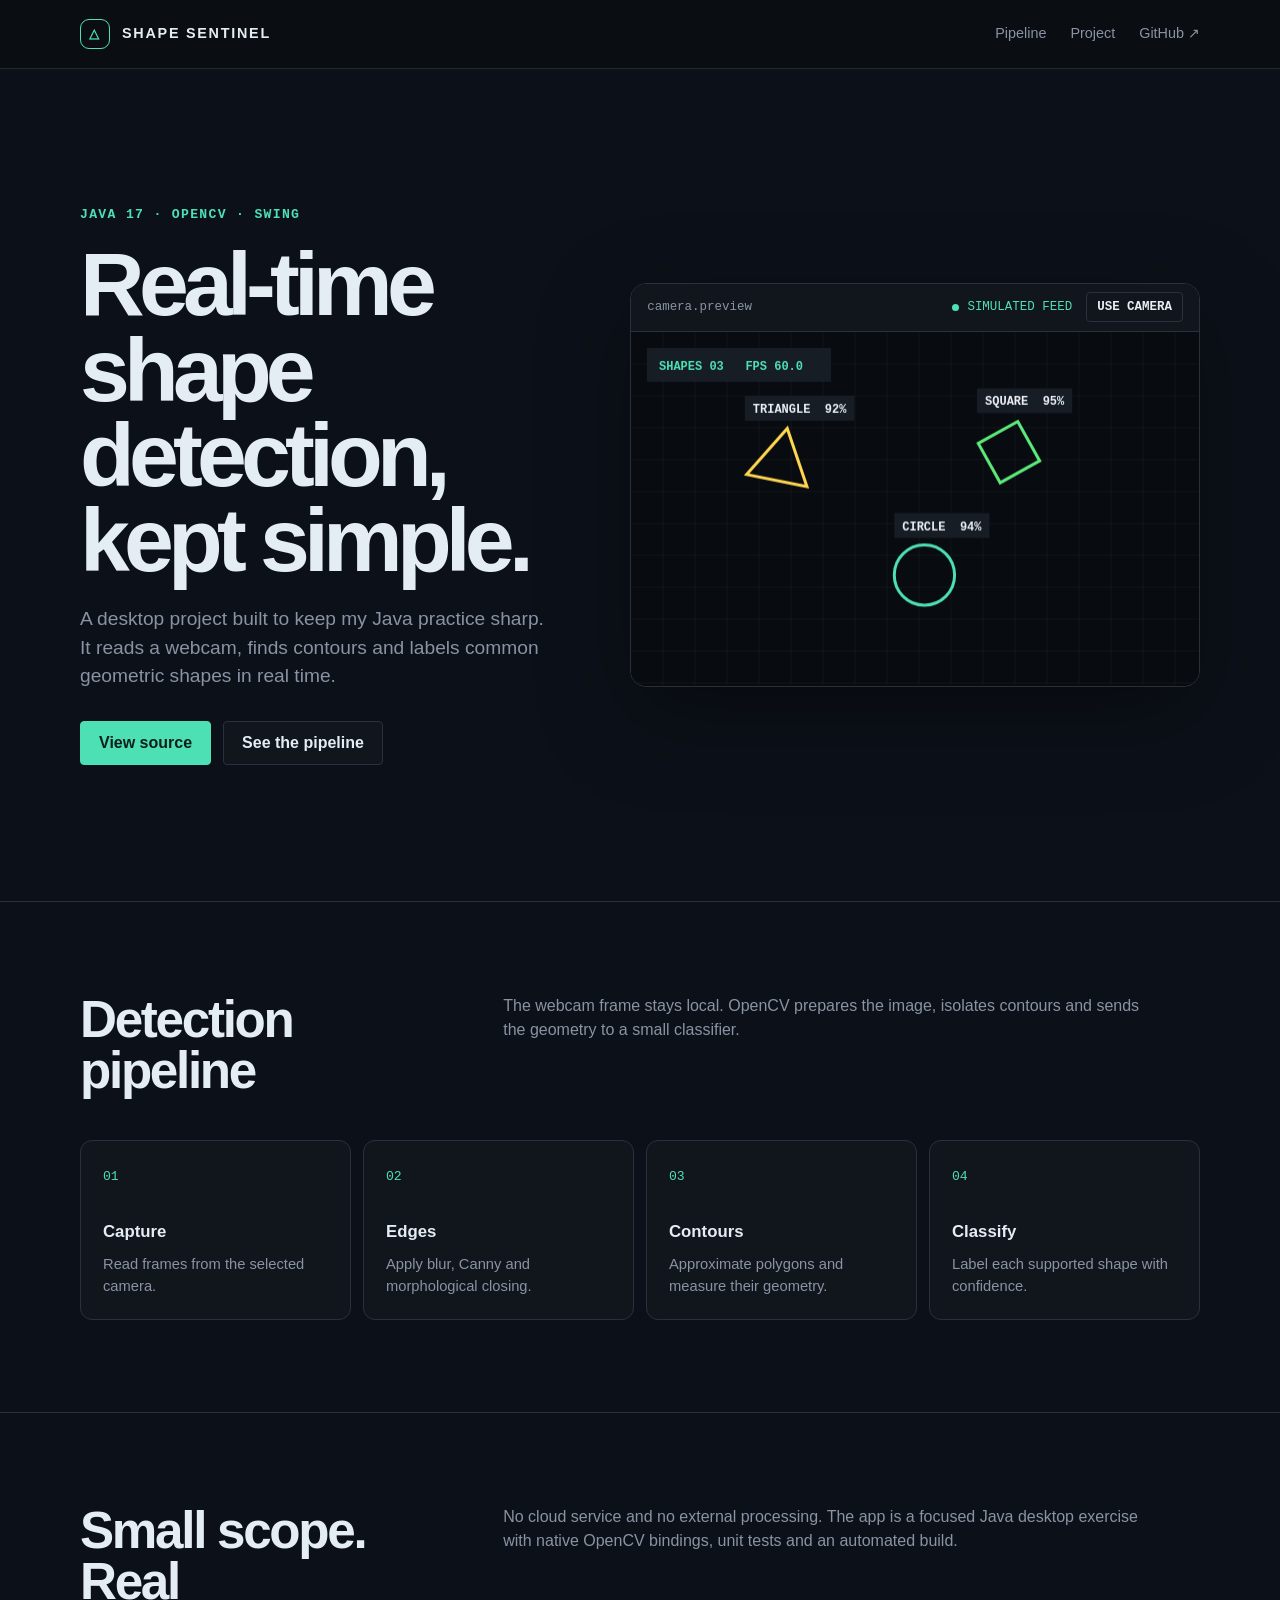
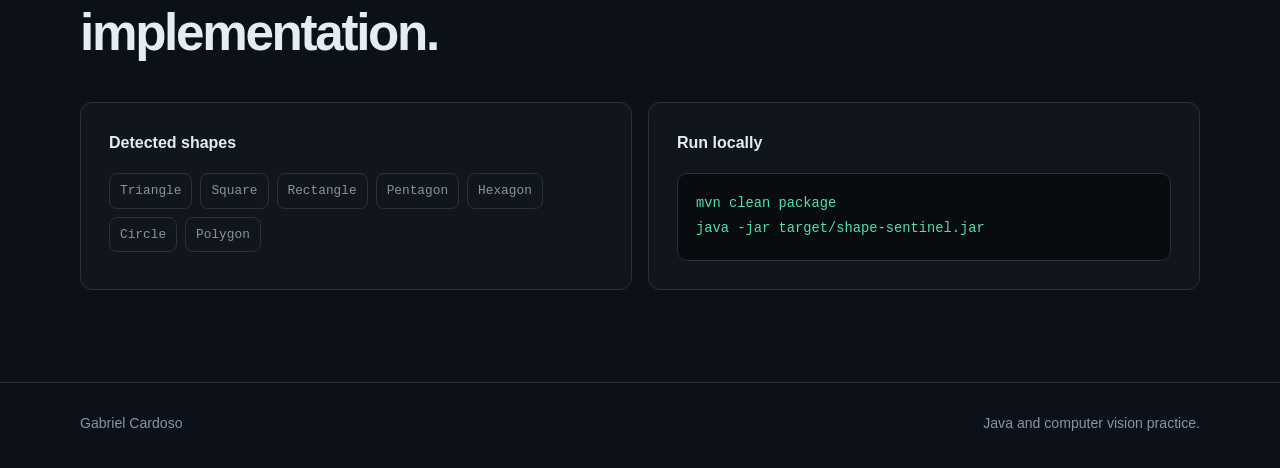
<file: index.html>
<!DOCTYPE html>
<html lang="en">
<head>
    <meta charset="utf-8">
    <meta name="viewport" content="width=device-width, initial-scale=1">
    <meta name="description" content="Shape Sentinel is a Java 17 and OpenCV desktop project for real-time geometric shape detection.">
    <meta name="theme-color" content="#0b0e13">
    <title>Shape Sentinel | Java Computer Vision</title>
    <link rel="stylesheet" href="styles.css">
  <meta property="og:type" content="website">
  <meta property="og:title" content="Shape Sentinel | Computer Vision Lab">
  <meta property="og:description" content="Java and OpenCV laboratory for real-time geometric recognition and camera-based visual processing.">
  <meta name="twitter:card" content="summary">
  <meta name="twitter:title" content="Shape Sentinel | Computer Vision Lab">
  <meta name="twitter:description" content="Java and OpenCV laboratory for real-time geometric recognition and camera-based visual processing.">
  <link rel="stylesheet" href="security-shell.css">
  <meta name="referrer" content="strict-origin-when-cross-origin">
</head>
<body>
    <header class="site-header">
        <nav class="nav shell" aria-label="Main navigation">
            <a class="brand" href="#top" aria-label="Shape Sentinel home">
                <span class="brand-mark" aria-hidden="true">△</span>
                <span>SHAPE SENTINEL</span>
            </a>
            <div class="nav-links">
                <a href="#pipeline">Pipeline</a>
                <a href="#project">Project</a>
                <a class="repo-link" href="https://github.com/socgabrielcardoso/shape-sentinel">GitHub ↗</a>
            </div>
        </nav>
    </header>

    <main id="top">
        <section class="hero shell">
            <div>
                <p class="eyebrow">Java 17 · OpenCV · Swing</p>
                <h1>Real-time shape detection, kept simple.</h1>
                <p class="lead">A desktop project built to keep my Java practice sharp. It reads a webcam, finds contours and labels common geometric shapes in real time.</p>
                <div class="actions">
                    <a class="button primary" href="https://github.com/socgabrielcardoso/shape-sentinel">View source</a>
                    <a class="button" href="#pipeline">See the pipeline</a>
                </div>
            </div>

            <div class="viewer" role="group" aria-label="Shape detection interface preview">
                <div class="viewer-bar">
                    <span>camera.preview</span>
                    <div class="viewer-actions">
                        <span class="live-state" id="feed-state" aria-live="polite">SIMULATED FEED</span>
                        <button class="camera-toggle" id="camera-toggle" type="button">USE CAMERA</button>
                    </div>
                </div>
                <video id="camera-source" muted playsinline hidden></video>
                <canvas id="detection-preview" width="720" height="450" role="img" aria-label="Animated preview of geometric shapes being detected">Shape detection preview</canvas>
            </div>
        </section>

        <section class="section" id="pipeline">
            <div class="shell">
                <div class="section-heading">
                    <h2>Detection pipeline</h2>
                    <p>The webcam frame stays local. OpenCV prepares the image, isolates contours and sends the geometry to a small classifier.</p>
                </div>
                <div class="pipeline">
                    <article class="step">
                        <span class="step-index">01</span>
                        <h3>Capture</h3>
                        <p>Read frames from the selected camera.</p>
                    </article>
                    <article class="step">
                        <span class="step-index">02</span>
                        <h3>Edges</h3>
                        <p>Apply blur, Canny and morphological closing.</p>
                    </article>
                    <article class="step">
                        <span class="step-index">03</span>
                        <h3>Contours</h3>
                        <p>Approximate polygons and measure their geometry.</p>
                    </article>
                    <article class="step">
                        <span class="step-index">04</span>
                        <h3>Classify</h3>
                        <p>Label each supported shape with confidence.</p>
                    </article>
                </div>
            </div>
        </section>

        <section class="section" id="project">
            <div class="shell">
                <div class="section-heading">
                    <h2>Small scope. Real implementation.</h2>
                    <p>No cloud service and no external processing. The app is a focused Java desktop exercise with native OpenCV bindings, unit tests and an automated build.</p>
                </div>
                <div class="details-grid">
                    <article class="info-card">
                        <h3>Detected shapes</h3>
                        <ul class="tags" aria-label="Supported shapes">
                            <li class="tag">Triangle</li>
                            <li class="tag">Square</li>
                            <li class="tag">Rectangle</li>
                            <li class="tag">Pentagon</li>
                            <li class="tag">Hexagon</li>
                            <li class="tag">Circle</li>
                            <li class="tag">Polygon</li>
                        </ul>
                    </article>
                    <article class="info-card">
                        <h3>Run locally</h3>
                        <pre class="terminal"><code>mvn clean package
java -jar target/shape-sentinel.jar</code></pre>
                    </article>
                </div>
            </div>
        </section>
    </main>

    <footer class="site-footer">
        <div class="footer-row shell">
            <span>Gabriel Cardoso</span>
            <span>Java and computer vision practice.</span>
        </div>
    </footer>
    <script src="app.js"></script>
    <script src="camera.js"></script>
</body>
</html>
</file>
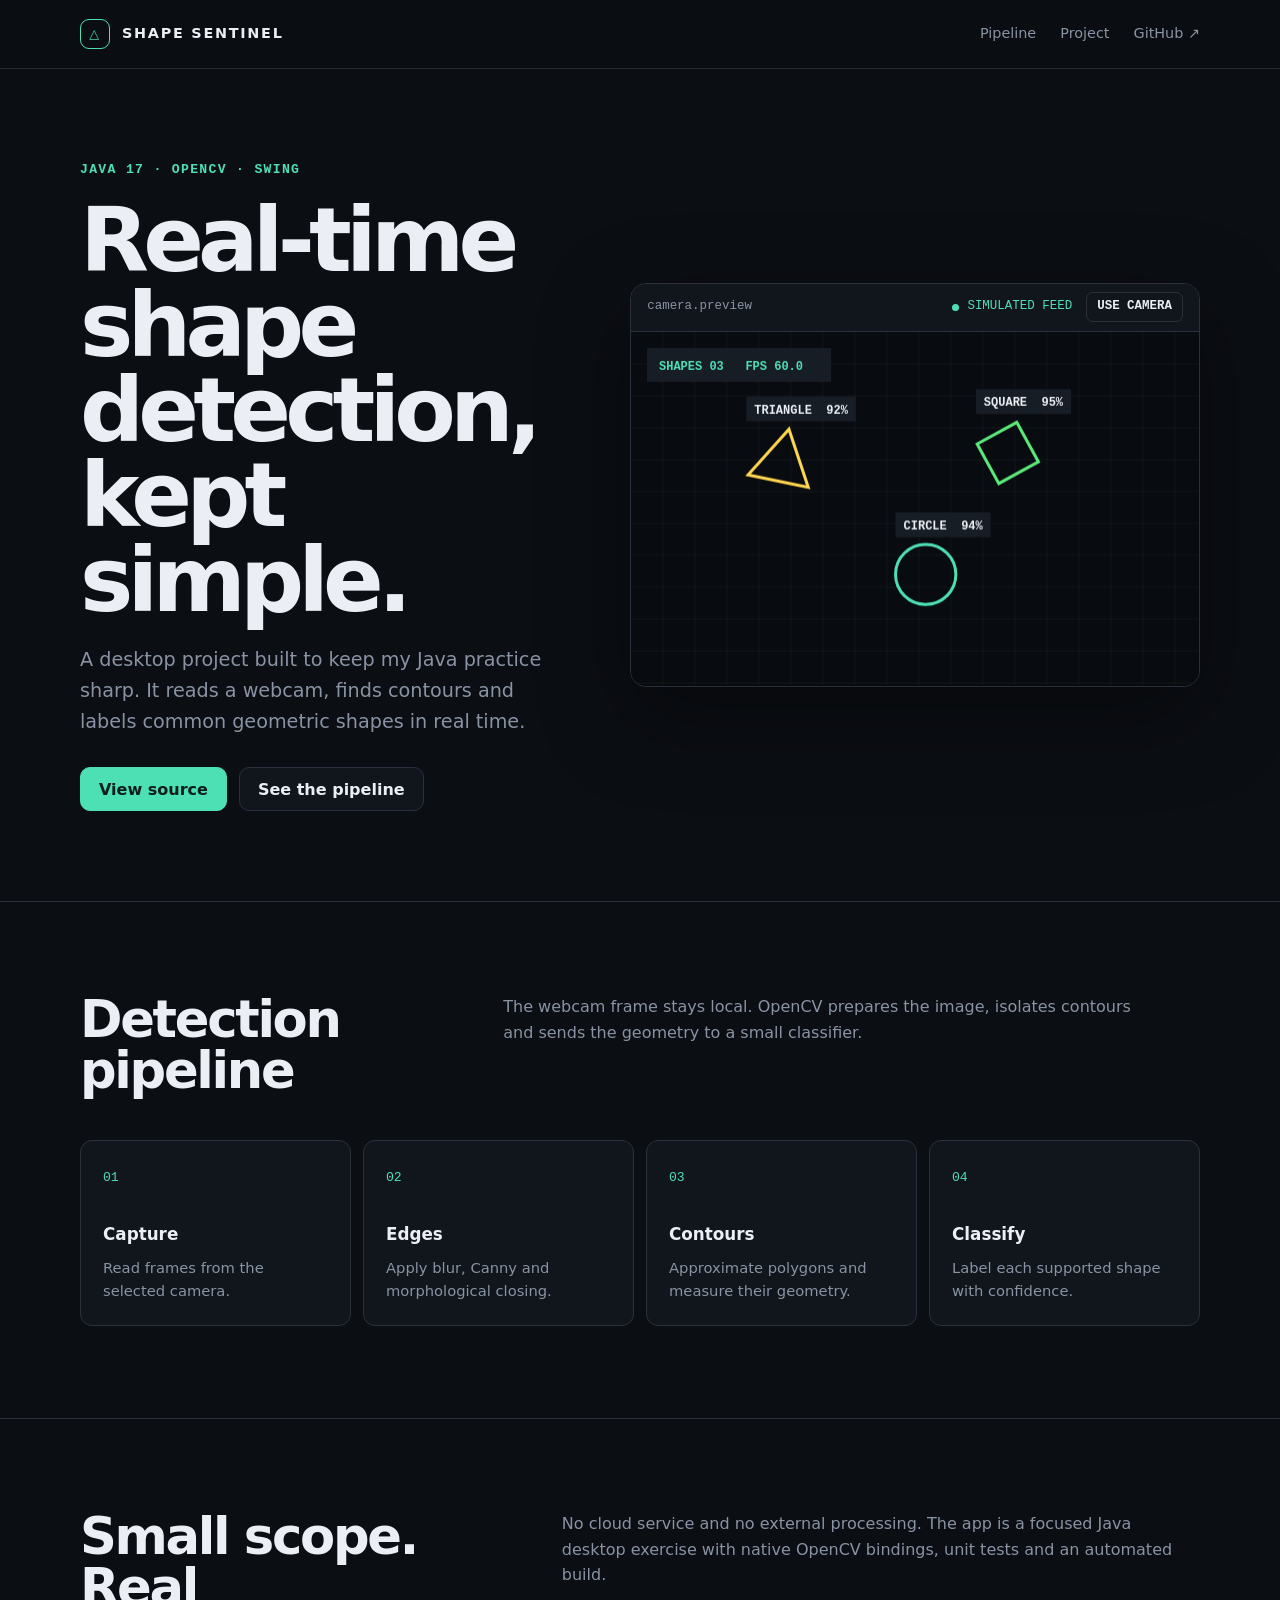
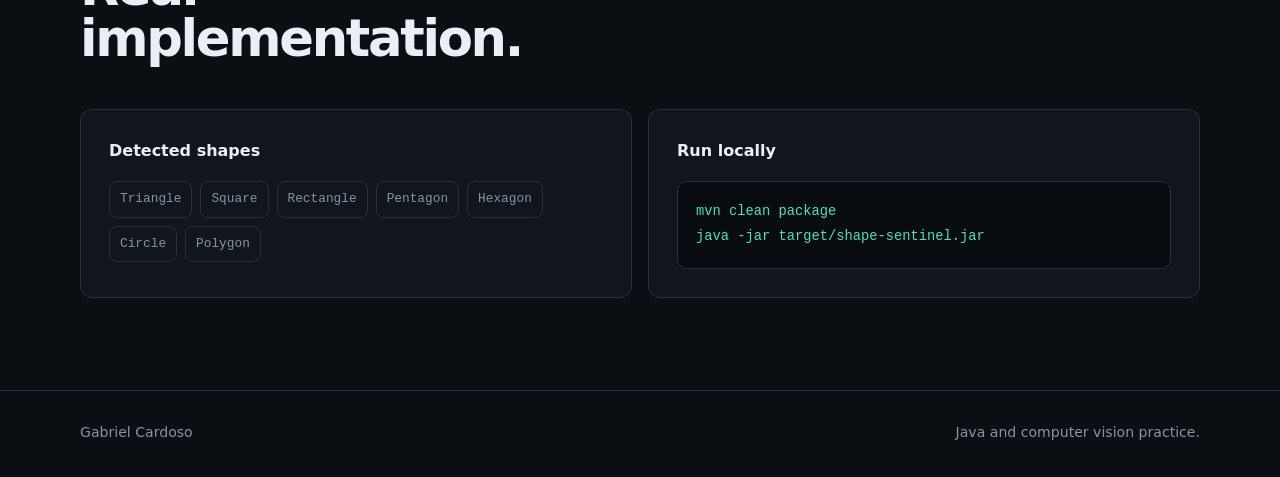
<file: docs/index.html>
<!doctype html>
<html lang="en">
<head>
    <meta charset="utf-8">
    <meta name="viewport" content="width=device-width, initial-scale=1">
    <meta name="description" content="Shape Sentinel is a Java 17 and OpenCV desktop project for real-time geometric shape detection.">
    <meta name="theme-color" content="#0b0e13">
    <title>Shape Sentinel | Java Computer Vision</title>
    <link rel="stylesheet" href="styles.css">
</head>
<body>
    <header class="site-header">
        <nav class="nav shell" aria-label="Main navigation">
            <a class="brand" href="#top" aria-label="Shape Sentinel home">
                <span class="brand-mark" aria-hidden="true">△</span>
                <span>SHAPE SENTINEL</span>
            </a>
            <div class="nav-links">
                <a href="#pipeline">Pipeline</a>
                <a href="#project">Project</a>
                <a class="repo-link" href="https://github.com/socgabrielcardoso/shape-sentinel">GitHub ↗</a>
            </div>
        </nav>
    </header>

    <main id="top">
        <section class="hero shell">
            <div>
                <p class="eyebrow">Java 17 · OpenCV · Swing</p>
                <h1>Real-time shape detection, kept simple.</h1>
                <p class="lead">A desktop project built to keep my Java practice sharp. It reads a webcam, finds contours and labels common geometric shapes in real time.</p>
                <div class="actions">
                    <a class="button primary" href="https://github.com/socgabrielcardoso/shape-sentinel">View source</a>
                    <a class="button" href="#pipeline">See the pipeline</a>
                </div>
            </div>

            <div class="viewer" aria-label="Shape detection interface preview">
                <div class="viewer-bar">
                    <span>camera.preview</span>
                    <div class="viewer-actions">
                        <span class="live-state" id="feed-state" aria-live="polite">SIMULATED FEED</span>
                        <button class="camera-toggle" id="camera-toggle" type="button">USE CAMERA</button>
                    </div>
                </div>
                <video id="camera-source" muted playsinline hidden></video>
                <canvas id="detection-preview" width="720" height="450" role="img" aria-label="Animated preview of geometric shapes being detected">Shape detection preview</canvas>
            </div>
        </section>

        <section class="section" id="pipeline">
            <div class="shell">
                <div class="section-heading">
                    <h2>Detection pipeline</h2>
                    <p>The webcam frame stays local. OpenCV prepares the image, isolates contours and sends the geometry to a small classifier.</p>
                </div>
                <div class="pipeline">
                    <article class="step">
                        <span class="step-index">01</span>
                        <h3>Capture</h3>
                        <p>Read frames from the selected camera.</p>
                    </article>
                    <article class="step">
                        <span class="step-index">02</span>
                        <h3>Edges</h3>
                        <p>Apply blur, Canny and morphological closing.</p>
                    </article>
                    <article class="step">
                        <span class="step-index">03</span>
                        <h3>Contours</h3>
                        <p>Approximate polygons and measure their geometry.</p>
                    </article>
                    <article class="step">
                        <span class="step-index">04</span>
                        <h3>Classify</h3>
                        <p>Label each supported shape with confidence.</p>
                    </article>
                </div>
            </div>
        </section>

        <section class="section" id="project">
            <div class="shell">
                <div class="section-heading">
                    <h2>Small scope. Real implementation.</h2>
                    <p>No cloud service and no external processing. The app is a focused Java desktop exercise with native OpenCV bindings, unit tests and an automated build.</p>
                </div>
                <div class="details-grid">
                    <article class="info-card">
                        <h3>Detected shapes</h3>
                        <div class="tags" aria-label="Supported shapes">
                            <span class="tag">Triangle</span>
                            <span class="tag">Square</span>
                            <span class="tag">Rectangle</span>
                            <span class="tag">Pentagon</span>
                            <span class="tag">Hexagon</span>
                            <span class="tag">Circle</span>
                            <span class="tag">Polygon</span>
                        </div>
                    </article>
                    <article class="info-card">
                        <h3>Run locally</h3>
                        <pre class="terminal"><code>mvn clean package
java -jar target/shape-sentinel.jar</code></pre>
                    </article>
                </div>
            </div>
        </section>
    </main>

    <footer class="site-footer">
        <div class="footer-row shell">
            <span>Gabriel Cardoso</span>
            <span>Java and computer vision practice.</span>
        </div>
    </footer>
    <script src="app.js"></script>
    <script src="camera.js"></script>
</body>
</html>
</file>
<file: styles.css>
:root {
    color-scheme: dark;
    --background: #0b0e13;
    --surface: #11151c;
    --surface-raised: #191e27;
    --border: #2a313d;
    --text: #ebeff5;
    --muted: #8993a3;
    --accent: #4ee0b5;
    --accent-ink: #0c1f1a;
    --warning: #ffd650;
    --purple: #e284ff;
    --blue: #5cb5ff;
    --radius: 16px;
    --content: 1120px;
}

* {
    box-sizing: border-box;
}

html {
    scroll-behavior: smooth;
}

body {
    margin: 0;
    min-width: 320px;
    background: var(--background);
    color: var(--text);
    font-family: Inter, ui-sans-serif, system-ui, -apple-system, BlinkMacSystemFont, "Segoe UI", sans-serif;
    font-size: 1rem;
    line-height: 1.6;
}

a {
    color: inherit;
    text-decoration: none;
}

button,
a {
    -webkit-tap-highlight-color: transparent;
}

.shell {
    width: min(calc(100% - 40px), var(--content));
    margin: 0 auto;
}

.site-header {
    position: sticky;
    top: 0;
    z-index: 10;
    border-bottom: 1px solid color-mix(in srgb, var(--border) 80%, transparent);
    background: color-mix(in srgb, var(--background) 88%, transparent);
    backdrop-filter: blur(14px);
}

.nav {
    min-height: 68px;
    display: flex;
    align-items: center;
    justify-content: space-between;
    gap: 24px;
}

.brand {
    display: inline-flex;
    align-items: center;
    gap: 12px;
    font-size: 0.9rem;
    font-weight: 800;
    letter-spacing: 0.12em;
}

.brand-mark {
    width: 30px;
    height: 30px;
    display: grid;
    place-items: center;
    border: 1px solid var(--accent);
    border-radius: 9px;
    color: var(--accent);
    font-size: 0.8rem;
}

.nav-links {
    display: flex;
    align-items: center;
    gap: 24px;
    color: var(--muted);
    font-size: 0.9rem;
}

.nav-links a:hover,
.nav-links a:focus-visible {
    color: var(--text);
}

.hero {
    min-height: calc(100vh - 68px);
    display: grid;
    grid-template-columns: minmax(0, 0.9fr) minmax(440px, 1.1fr);
    align-items: center;
    gap: clamp(40px, 7vw, 84px);
    padding: 72px 0;
}

.eyebrow {
    margin: 0 0 18px;
    color: var(--accent);
    font-family: "SFMono-Regular", Consolas, "Liberation Mono", monospace;
    font-size: 0.82rem;
    font-weight: 700;
    letter-spacing: 0.1em;
    text-transform: uppercase;
}

h1,
h2,
p {
    margin-top: 0;
}

h1 {
    max-width: 720px;
    margin-bottom: 22px;
    font-size: clamp(3rem, 7vw, 5.8rem);
    line-height: 0.95;
    letter-spacing: -0.065em;
}

.lead {
    max-width: 590px;
    margin-bottom: 30px;
    color: var(--muted);
    font-size: clamp(1.05rem, 2vw, 1.2rem);
}

.actions {
    display: flex;
    flex-wrap: wrap;
    gap: 12px;
}

.button {
    min-height: 44px;
    display: inline-flex;
    align-items: center;
    justify-content: center;
    padding: 0 18px;
    border: 1px solid var(--border);
    border-radius: 10px;
    background: var(--surface);
    font-weight: 750;
}

.button.primary {
    border-color: var(--accent);
    background: var(--accent);
    color: var(--accent-ink);
}

.button:hover,
.button:focus-visible {
    transform: translateY(-1px);
    filter: brightness(1.08);
}

.viewer {
    overflow: hidden;
    border: 1px solid var(--border);
    border-radius: var(--radius);
    background: #080b0f;
    box-shadow: 0 28px 90px rgba(0, 0, 0, 0.38);
}

.viewer-bar {
    min-height: 48px;
    display: flex;
    align-items: center;
    justify-content: space-between;
    gap: 16px;
    padding: 0 16px;
    border-bottom: 1px solid var(--border);
    background: var(--surface);
    color: var(--muted);
    font-family: "SFMono-Regular", Consolas, "Liberation Mono", monospace;
    font-size: 0.78rem;
}

.live-state {
    display: inline-flex;
    align-items: center;
    gap: 8px;
    color: var(--accent);
}

.viewer-actions {
    display: flex;
    align-items: center;
    gap: 14px;
}

.camera-toggle {
    min-height: 30px;
    padding: 0 10px;
    border: 1px solid var(--border);
    border-radius: 7px;
    background: transparent;
    color: var(--text);
    font: inherit;
    font-weight: 700;
    cursor: pointer;
}

.camera-toggle:hover,
.camera-toggle:focus-visible {
    border-color: var(--accent);
    color: var(--accent);
}

.camera-toggle:disabled {
    cursor: wait;
    opacity: 0.6;
}

.live-state::before {
    width: 7px;
    height: 7px;
    border-radius: 50%;
    background: currentColor;
    content: "";
}

.viewer canvas {
    width: 100%;
    aspect-ratio: 16 / 10;
    display: block;
}

.section {
    padding: 92px 0;
    border-top: 1px solid var(--border);
}

.section-heading {
    display: grid;
    grid-template-columns: 0.55fr 1fr;
    gap: 40px;
    margin-bottom: 44px;
}

h2 {
    margin-bottom: 0;
    font-size: clamp(2rem, 4vw, 3.2rem);
    line-height: 1;
    letter-spacing: -0.045em;
}

.section-heading p {
    max-width: 650px;
    margin-bottom: 0;
    color: var(--muted);
}

.pipeline {
    display: grid;
    grid-template-columns: repeat(4, 1fr);
    gap: 12px;
}

.step,
.info-card {
    border: 1px solid var(--border);
    border-radius: 12px;
    background: var(--surface);
}

.step {
    min-height: 170px;
    padding: 22px;
}

.step-index {
    color: var(--accent);
    font-family: "SFMono-Regular", Consolas, "Liberation Mono", monospace;
    font-size: 0.82rem;
}

.step h3 {
    margin: 32px 0 8px;
    font-size: 1.05rem;
}

.step p {
    margin-bottom: 0;
    color: var(--muted);
    font-size: 0.92rem;
}

.details-grid {
    display: grid;
    grid-template-columns: repeat(2, minmax(0, 1fr));
    gap: 16px;
}

.info-card {
    padding: 28px;
}

.info-card h3 {
    margin: 0 0 18px;
    font-size: 1rem;
}

.tags {
    display: flex;
    flex-wrap: wrap;
    gap: 8px;
    margin: 0;
    padding: 0;
    list-style: none;
}

.tag {
    padding: 7px 10px;
    border: 1px solid var(--border);
    border-radius: 8px;
    color: var(--muted);
    font-family: "SFMono-Regular", Consolas, "Liberation Mono", monospace;
    font-size: 0.8rem;
}

.terminal {
    overflow-x: auto;
    margin: 0;
    padding: 18px;
    border: 1px solid var(--border);
    border-radius: 10px;
    background: #080b0f;
    color: var(--accent);
    font-family: "SFMono-Regular", Consolas, "Liberation Mono", monospace;
    font-size: 0.86rem;
    line-height: 1.8;
}

.site-footer {
    padding: 30px 0;
    border-top: 1px solid var(--border);
    color: var(--muted);
    font-size: 0.88rem;
}

.footer-row {
    display: flex;
    justify-content: space-between;
    gap: 20px;
}

:focus-visible {
    outline: 2px solid var(--accent);
    outline-offset: 3px;
}

@media (max-width: 900px) {
    .hero {
        grid-template-columns: 1fr;
        min-height: auto;
    }

    .viewer {
        max-width: 720px;
    }

    .pipeline {
        grid-template-columns: repeat(2, 1fr);
    }
}

@media (max-width: 620px) {
    .shell {
        width: min(calc(100% - 28px), var(--content));
    }

    .nav-links a:not(.repo-link) {
        display: none;
    }

    .hero,
    .section {
        padding: 64px 0;
    }

    .section-heading,
    .pipeline,
    .details-grid {
        grid-template-columns: 1fr;
    }

    .section-heading {
        gap: 20px;
    }

    .footer-row {
        flex-direction: column;
    }

    .viewer-bar {
        align-items: flex-start;
        flex-direction: column;
        padding: 12px 14px;
    }

    .viewer-actions {
        width: 100%;
        justify-content: space-between;
    }
}

@media (prefers-reduced-motion: reduce) {
    html {
        scroll-behavior: auto;
    }

    *,
    *::before,
    *::after {
        transition-duration: 0.01ms !important;
        animation-duration: 0.01ms !important;
        animation-iteration-count: 1 !important;
    }
}
</file>
<file: security-shell.css>
/* Security portfolio design system: restrained, readable, keyboard-first.
   Styling alone is not a security boundary. Keep app behavior intact. */
:root {
  --portfolio-bg: #0c1119;
  --portfolio-panel: #151e29;
  --portfolio-border: #344454;
  --portfolio-ink: #e3edf3;
  --portfolio-muted: #a8bac8;
  --portfolio-action: #67d4b2;
  color-scheme: dark;
}
html {scroll-behavior: auto !important}
body {
  background: var(--portfolio-bg) !important;
  color: var(--portfolio-ink);
  font-family: ui-monospace, "Cascadia Code", "Consolas", "Segoe UI", sans-serif !important;
  line-height: 1.5;
}
:where(.noise, .grid-noise, .scanline, .boot-orbit, .world-grid) {
  opacity: 0 !important;
  pointer-events: none !important;
}
:where(.panel, .card, .tile, .mini-card, .hero, .sidebar, .topbar, .button, button, input, select, textarea) {
  border-radius: 4px !important;
  box-shadow: none !important;
  text-shadow: none !important;
}
:where(button, input, select, textarea) {font: inherit}
:where(button, a, [role="button"], input, select, textarea):focus-visible {
  outline: 3px solid var(--portfolio-action) !important;
  outline-offset: 3px;
}
:where(a) {text-underline-offset: .18em}
:where(p, small, .muted, .subtitle, .hint) {overflow-wrap: anywhere}
:where(.glass, .glassmorphism, .hologram) {
  backdrop-filter: none !important;
  -webkit-backdrop-filter: none !important;
}
@media (prefers-reduced-motion: reduce) {
  *, *::before, *::after {
    animation-duration: .01ms !important;
    transition-duration: .01ms !important;
    scroll-behavior: auto !important;
  }
}
</file>
<file: docs/styles.css>
:root {
    color-scheme: dark;
    --background: #0b0e13;
    --surface: #11151c;
    --surface-raised: #191e27;
    --border: #2a313d;
    --text: #ebeff5;
    --muted: #8993a3;
    --accent: #4ee0b5;
    --accent-ink: #0c1f1a;
    --warning: #ffd650;
    --purple: #e284ff;
    --blue: #5cb5ff;
    --radius: 16px;
    --content: 1120px;
}

* {
    box-sizing: border-box;
}

html {
    scroll-behavior: smooth;
}

body {
    margin: 0;
    min-width: 320px;
    background: var(--background);
    color: var(--text);
    font-family: Inter, ui-sans-serif, system-ui, -apple-system, BlinkMacSystemFont, "Segoe UI", sans-serif;
    font-size: 1rem;
    line-height: 1.6;
}

a {
    color: inherit;
    text-decoration: none;
}

button,
a {
    -webkit-tap-highlight-color: transparent;
}

.shell {
    width: min(calc(100% - 40px), var(--content));
    margin: 0 auto;
}

.site-header {
    position: sticky;
    top: 0;
    z-index: 10;
    border-bottom: 1px solid color-mix(in srgb, var(--border) 80%, transparent);
    background: color-mix(in srgb, var(--background) 88%, transparent);
    backdrop-filter: blur(14px);
}

.nav {
    min-height: 68px;
    display: flex;
    align-items: center;
    justify-content: space-between;
    gap: 24px;
}

.brand {
    display: inline-flex;
    align-items: center;
    gap: 12px;
    font-size: 0.9rem;
    font-weight: 800;
    letter-spacing: 0.12em;
}

.brand-mark {
    width: 30px;
    height: 30px;
    display: grid;
    place-items: center;
    border: 1px solid var(--accent);
    border-radius: 9px;
    color: var(--accent);
    font-size: 0.8rem;
}

.nav-links {
    display: flex;
    align-items: center;
    gap: 24px;
    color: var(--muted);
    font-size: 0.9rem;
}

.nav-links a:hover,
.nav-links a:focus-visible {
    color: var(--text);
}

.hero {
    min-height: calc(100vh - 68px);
    display: grid;
    grid-template-columns: minmax(0, 0.9fr) minmax(440px, 1.1fr);
    align-items: center;
    gap: clamp(40px, 7vw, 84px);
    padding: 72px 0;
}

.eyebrow {
    margin: 0 0 18px;
    color: var(--accent);
    font-family: "SFMono-Regular", Consolas, "Liberation Mono", monospace;
    font-size: 0.82rem;
    font-weight: 700;
    letter-spacing: 0.1em;
    text-transform: uppercase;
}

h1,
h2,
p {
    margin-top: 0;
}

h1 {
    max-width: 720px;
    margin-bottom: 22px;
    font-size: clamp(3rem, 7vw, 5.8rem);
    line-height: 0.95;
    letter-spacing: -0.065em;
}

.lead {
    max-width: 590px;
    margin-bottom: 30px;
    color: var(--muted);
    font-size: clamp(1.05rem, 2vw, 1.2rem);
}

.actions {
    display: flex;
    flex-wrap: wrap;
    gap: 12px;
}

.button {
    min-height: 44px;
    display: inline-flex;
    align-items: center;
    justify-content: center;
    padding: 0 18px;
    border: 1px solid var(--border);
    border-radius: 10px;
    background: var(--surface);
    font-weight: 750;
}

.button.primary {
    border-color: var(--accent);
    background: var(--accent);
    color: var(--accent-ink);
}

.button:hover,
.button:focus-visible {
    transform: translateY(-1px);
    filter: brightness(1.08);
}

.viewer {
    overflow: hidden;
    border: 1px solid var(--border);
    border-radius: var(--radius);
    background: #080b0f;
    box-shadow: 0 28px 90px rgba(0, 0, 0, 0.38);
}

.viewer-bar {
    min-height: 48px;
    display: flex;
    align-items: center;
    justify-content: space-between;
    gap: 16px;
    padding: 0 16px;
    border-bottom: 1px solid var(--border);
    background: var(--surface);
    color: var(--muted);
    font-family: "SFMono-Regular", Consolas, "Liberation Mono", monospace;
    font-size: 0.78rem;
}

.live-state {
    display: inline-flex;
    align-items: center;
    gap: 8px;
    color: var(--accent);
}

.viewer-actions {
    display: flex;
    align-items: center;
    gap: 14px;
}

.camera-toggle {
    min-height: 30px;
    padding: 0 10px;
    border: 1px solid var(--border);
    border-radius: 7px;
    background: transparent;
    color: var(--text);
    font: inherit;
    font-weight: 700;
    cursor: pointer;
}

.camera-toggle:hover,
.camera-toggle:focus-visible {
    border-color: var(--accent);
    color: var(--accent);
}

.camera-toggle:disabled {
    cursor: wait;
    opacity: 0.6;
}

.live-state::before {
    width: 7px;
    height: 7px;
    border-radius: 50%;
    background: currentColor;
    content: "";
}

.viewer canvas {
    width: 100%;
    aspect-ratio: 16 / 10;
    display: block;
}

.section {
    padding: 92px 0;
    border-top: 1px solid var(--border);
}

.section-heading {
    display: grid;
    grid-template-columns: 0.55fr 1fr;
    gap: 40px;
    margin-bottom: 44px;
}

h2 {
    margin-bottom: 0;
    font-size: clamp(2rem, 4vw, 3.2rem);
    line-height: 1;
    letter-spacing: -0.045em;
}

.section-heading p {
    max-width: 650px;
    margin-bottom: 0;
    color: var(--muted);
}

.pipeline {
    display: grid;
    grid-template-columns: repeat(4, 1fr);
    gap: 12px;
}

.step,
.info-card {
    border: 1px solid var(--border);
    border-radius: 12px;
    background: var(--surface);
}

.step {
    min-height: 170px;
    padding: 22px;
}

.step-index {
    color: var(--accent);
    font-family: "SFMono-Regular", Consolas, "Liberation Mono", monospace;
    font-size: 0.82rem;
}

.step h3 {
    margin: 32px 0 8px;
    font-size: 1.05rem;
}

.step p {
    margin-bottom: 0;
    color: var(--muted);
    font-size: 0.92rem;
}

.details-grid {
    display: grid;
    grid-template-columns: repeat(2, minmax(0, 1fr));
    gap: 16px;
}

.info-card {
    padding: 28px;
}

.info-card h3 {
    margin: 0 0 18px;
    font-size: 1rem;
}

.tags {
    display: flex;
    flex-wrap: wrap;
    gap: 8px;
}

.tag {
    padding: 7px 10px;
    border: 1px solid var(--border);
    border-radius: 8px;
    color: var(--muted);
    font-family: "SFMono-Regular", Consolas, "Liberation Mono", monospace;
    font-size: 0.8rem;
}

.terminal {
    overflow-x: auto;
    margin: 0;
    padding: 18px;
    border: 1px solid var(--border);
    border-radius: 10px;
    background: #080b0f;
    color: var(--accent);
    font-family: "SFMono-Regular", Consolas, "Liberation Mono", monospace;
    font-size: 0.86rem;
    line-height: 1.8;
}

.site-footer {
    padding: 30px 0;
    border-top: 1px solid var(--border);
    color: var(--muted);
    font-size: 0.88rem;
}

.footer-row {
    display: flex;
    justify-content: space-between;
    gap: 20px;
}

:focus-visible {
    outline: 2px solid var(--accent);
    outline-offset: 3px;
}

@media (max-width: 900px) {
    .hero {
        grid-template-columns: 1fr;
        min-height: auto;
    }

    .viewer {
        max-width: 720px;
    }

    .pipeline {
        grid-template-columns: repeat(2, 1fr);
    }
}

@media (max-width: 620px) {
    .shell {
        width: min(calc(100% - 28px), var(--content));
    }

    .nav-links a:not(.repo-link) {
        display: none;
    }

    .hero,
    .section {
        padding: 64px 0;
    }

    .section-heading,
    .pipeline,
    .details-grid {
        grid-template-columns: 1fr;
    }

    .section-heading {
        gap: 20px;
    }

    .footer-row {
        flex-direction: column;
    }

    .viewer-bar {
        align-items: flex-start;
        flex-direction: column;
        padding: 12px 14px;
    }

    .viewer-actions {
        width: 100%;
        justify-content: space-between;
    }
}

@media (prefers-reduced-motion: reduce) {
    html {
        scroll-behavior: auto;
    }

    *,
    *::before,
    *::after {
        transition-duration: 0.01ms !important;
        animation-duration: 0.01ms !important;
        animation-iteration-count: 1 !important;
    }
}
</file>
